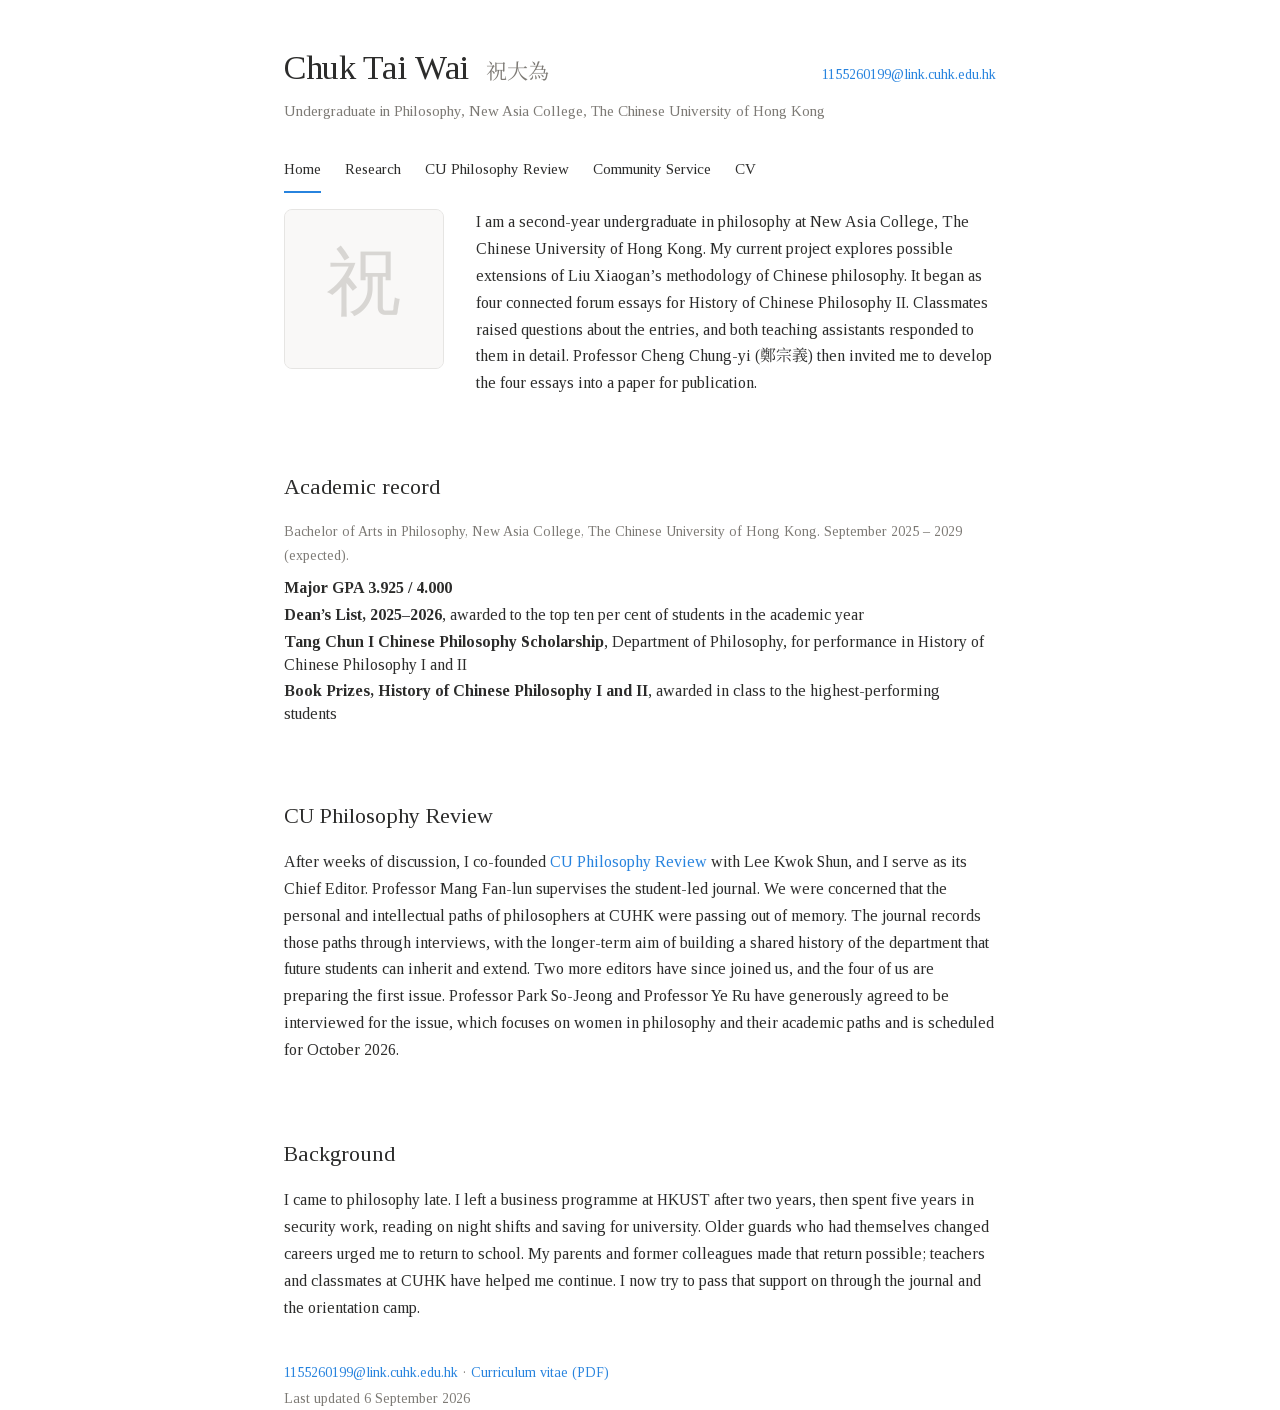
<file: index.html>
<!DOCTYPE html>
<html lang="en">
<head>
<meta charset="utf-8">
<meta name="viewport" content="width=device-width, initial-scale=1">
<title>Chuk Tai Wai | Philosophy, CUHK</title>
<meta name="description" content="Chuk Tai Wai is a second-year philosophy undergraduate at CUHK, co-founder and Chief Editor of CU Philosophy Review.">
<link rel="icon" href="favicon.svg" type="image/svg+xml">
<link rel="stylesheet" href="style.css">
<link rel="canonical" href="https://chuktaiwai.com/">
<meta property="og:type" content="website">
<meta property="og:title" content="Chuk Tai Wai | Philosophy, CUHK">
<meta property="og:description" content="Philosophy undergraduate at CUHK; current work, academic record, and CU Philosophy Review.">
<meta property="og:url" content="https://chuktaiwai.com/">
<meta name="twitter:card" content="summary">
<script type="application/ld+json">
{
  "@context": "https://schema.org",
  "@type": "Person",
  "name": "Chuk Tai Wai",
  "alternateName": ["祝大為"],
  "url": "https://chuktaiwai.com/",
  "email": "mailto:1155260199@link.cuhk.edu.hk",
  "jobTitle": "Undergraduate student in philosophy",
  "affiliation": {
    "@type": "CollegeOrUniversity",
    "name": "The Chinese University of Hong Kong"
  }
}
</script>
</head>
<body>

<header class="masthead">
  <div class="wrap">
    <div class="masthead-row">
      <h1 class="name">Chuk Tai Wai <span class="zh">祝大為</span></h1>
      <div class="masthead-contact"><a href="mailto:1155260199@link.cuhk.edu.hk">1155260199@link.cuhk.edu.hk</a></div>
    </div>
    <p class="role">Undergraduate in Philosophy, New Asia College, The Chinese University of Hong Kong</p>
    <nav class="menu" aria-label="Main">
      <a href="index.html" aria-current="page">Home</a>
      <a href="research.html">Research</a>
      <a href="review.html">CU Philosophy Review</a>
      <a href="service.html">Community Service</a>
      <a href="files/Chuk-Tai-Wai-CV.pdf">CV</a>
    </nav>
  </div>
</header>

<main class="wrap">

  <section>
    <div class="bio">
      <!-- EDIT: replace images/portrait.svg with a real headshot, e.g. images/portrait.jpg -->
      <img src="images/portrait.svg" alt="Chuk Tai Wai" width="160" height="160">
      <div class="bio-text">
        <p class="lead">I am a second-year undergraduate in philosophy at New Asia College, The Chinese University of Hong Kong. My current project explores possible extensions of Liu Xiaogan&rsquo;s methodology of Chinese philosophy. It began as four connected forum essays for History of Chinese Philosophy II. Classmates raised questions about the entries, and both teaching assistants responded to them in detail. Professor Cheng Chung-yi (鄭宗義) then invited me to develop the four essays into a paper for publication.</p>
      </div>
    </div>
  </section>

  <section class="academic-record">
    <h2>Academic record</h2>
    <p class="meta">Bachelor of Arts in Philosophy, New Asia College, The Chinese University of Hong Kong. September 2025 &ndash; 2029 (expected).</p>
    <ul class="plain">
      <li><span class="item-title">Major GPA 3.925 / 4.000</span></li>
      <li><span class="item-title">Dean&rsquo;s List, 2025&ndash;2026</span>, awarded to the top ten per cent of students in the academic year</li>
      <li><span class="item-title">Tang Chun I Chinese Philosophy Scholarship</span>, Department of Philosophy, for performance in History of Chinese Philosophy I and II</li>
      <li><span class="item-title">Book Prizes, History of Chinese Philosophy I and II</span>, awarded in class to the highest-performing students</li>
    </ul>
  </section>

  <section>
    <h2>CU Philosophy Review</h2>
    <p>After weeks of discussion, I co-founded <a href="review.html">CU Philosophy Review</a> with Lee Kwok Shun, and I serve as its Chief Editor. Professor Mang Fan-lun supervises the student-led journal. We were concerned that the personal and intellectual paths of philosophers at CUHK were passing out of memory. The journal records those paths through interviews, with the longer-term aim of building a shared history of the department that future students can inherit and extend. Two more editors have since joined us, and the four of us are preparing the first issue. Professor Park So-Jeong and Professor Ye Ru have generously agreed to be interviewed for the issue, which focuses on women in philosophy and their academic paths and is scheduled for October 2026.</p>
  </section>

  <section>
    <h2>Background</h2>
    <p>I came to philosophy late. I left a business programme at HKUST after two years, then spent five years in security work, reading on night shifts and saving for university. Older guards who had themselves changed careers urged me to return to school. My parents and former colleagues made that return possible; teachers and classmates at CUHK have helped me continue. I now try to pass that support on through the journal and the orientation camp.</p>
  </section>

</main>

<footer class="wrap">
  <p><a href="mailto:1155260199@link.cuhk.edu.hk">1155260199@link.cuhk.edu.hk</a> &middot; <a href="files/Chuk-Tai-Wai-CV.pdf">Curriculum vitae (PDF)</a></p>
  <!-- EDIT: change this date whenever you update the site. -->
  <p>Last updated 6 September 2026</p>
</footer>

</body>
</html>
</file>
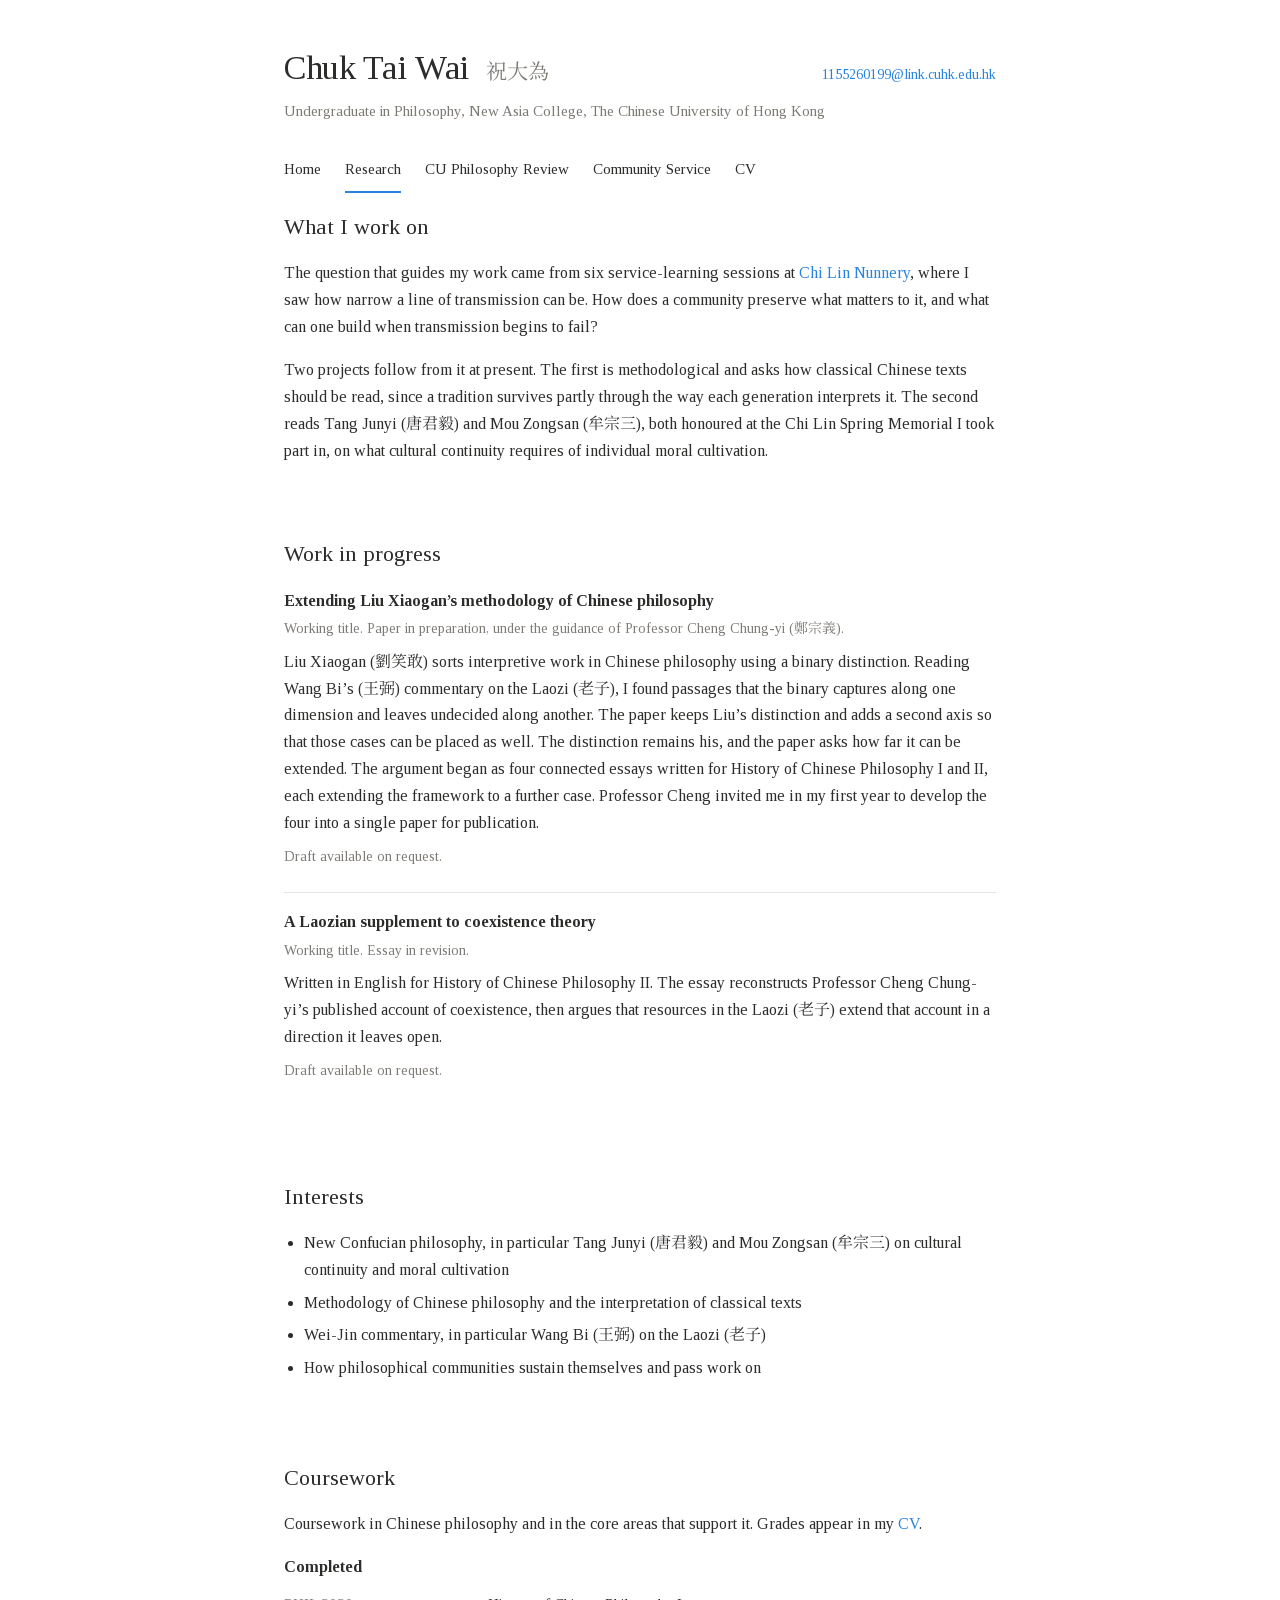
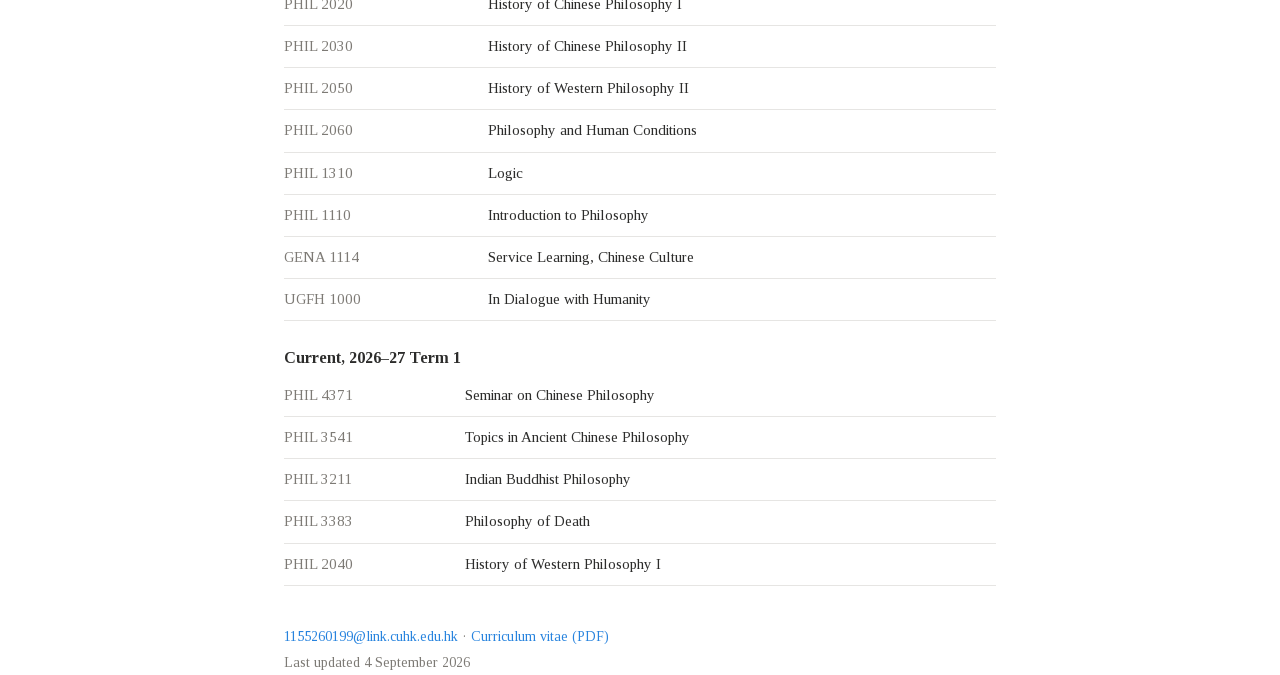
<file: research.html>
<!DOCTYPE html>
<html lang="en">
<head>
<meta charset="utf-8">
<meta name="viewport" content="width=device-width, initial-scale=1">
<title>Research | Chuk Tai Wai</title>
<meta name="description" content="Work in progress by Chuk Tai Wai: the methodology of Chinese philosophy, Wang Bi on the Laozi, and a Laozian supplement to coexistence theory.">
<link rel="icon" href="favicon.svg" type="image/svg+xml">
<link rel="stylesheet" href="style.css">
<link rel="canonical" href="https://chuktaiwai.com/research.html">
<meta property="og:type" content="website">
<meta property="og:title" content="Research | Chuk Tai Wai">
<meta property="og:description" content="Methodology of Chinese philosophy, Wang Bi on the Laozi, and New Confucian accounts of cultural continuity.">
<meta property="og:url" content="https://chuktaiwai.com/research.html">
<meta name="twitter:card" content="summary">
</head>
<body>

<header class="masthead">
  <div class="wrap">
    <div class="masthead-row">
      <h1 class="name">Chuk Tai Wai <span class="zh">祝大為</span></h1>
      <div class="masthead-contact"><a href="mailto:1155260199@link.cuhk.edu.hk">1155260199@link.cuhk.edu.hk</a></div>
    </div>
    <p class="role">Undergraduate in Philosophy, New Asia College, The Chinese University of Hong Kong</p>
    <nav class="menu" aria-label="Main">
      <a href="index.html">Home</a>
      <a href="research.html" aria-current="page">Research</a>
      <a href="review.html">CU Philosophy Review</a>
      <a href="service.html">Community Service</a>
      <a href="files/Chuk-Tai-Wai-CV.pdf">CV</a>
    </nav>
  </div>
</header>

<main class="wrap">

  <section>
    <h2>What I work on</h2>
    <p class="lead">The question that guides my work came from six service-learning sessions at <a href="service.html">Chi Lin Nunnery</a>, where I saw how narrow a line of transmission can be. How does a community preserve what matters to it, and what can one build when transmission begins to fail?</p>
    <p>Two projects follow from it at present. The first is methodological and asks how classical Chinese texts should be read, since a tradition survives partly through the way each generation interprets it. The second reads Tang Junyi (唐君毅) and Mou Zongsan (牟宗三), both honoured at the Chi Lin Spring Memorial I took part in, on what cultural continuity requires of individual moral cultivation.</p>
  </section>

  <section>
    <h2>Work in progress</h2>

    <!-- EDIT: add a new entry by copying one <div class="entry"> ... </div> block below. -->
    <div class="entry">
      <h3>Extending Liu Xiaogan&rsquo;s methodology of Chinese philosophy</h3>
      <p class="meta">Working title. Paper in preparation, under the guidance of Professor Cheng Chung-yi (鄭宗義).</p>
      <p>Liu Xiaogan (劉笑敢) sorts interpretive work in Chinese philosophy using a binary distinction. Reading Wang Bi&rsquo;s (王弼) commentary on the Laozi (老子), I found passages that the binary captures along one dimension and leaves undecided along another. The paper keeps Liu&rsquo;s distinction and adds a second axis so that those cases can be placed as well. The distinction remains his, and the paper asks how far it can be extended. The argument began as four connected essays written for History of Chinese Philosophy I and II, each extending the framework to a further case. Professor Cheng invited me in my first year to develop the four into a single paper for publication.</p>
      <p class="item-note">Draft available on request.</p>
    </div>

    <div class="entry">
      <h3>A Laozian supplement to coexistence theory</h3>
      <p class="meta">Working title. Essay in revision.</p>
      <p>Written in English for History of Chinese Philosophy II. The essay reconstructs Professor Cheng Chung-yi&rsquo;s published account of coexistence, then argues that resources in the Laozi (老子) extend that account in a direction it leaves open.</p>
      <p class="item-note">Draft available on request.</p>
    </div>
  </section>

  <section>
    <h2>Interests</h2>
    <ul class="compact">
      <li>New Confucian philosophy, in particular Tang Junyi (唐君毅) and Mou Zongsan (牟宗三) on cultural continuity and moral cultivation</li>
      <li>Methodology of Chinese philosophy and the interpretation of classical texts</li>
      <li>Wei-Jin commentary, in particular Wang Bi (王弼) on the Laozi (老子)</li>
      <li>How philosophical communities sustain themselves and pass work on</li>
    </ul>
  </section>

  <section>
    <h2>Coursework</h2>
    <p>Coursework in Chinese philosophy and in the core areas that support it. Grades appear in my <a href="files/Chuk-Tai-Wai-CV.pdf">CV</a>.</p>
    <h3>Completed</h3>
    <table>
      <tbody>
        <tr><td class="code">PHIL 2020</td><td>History of Chinese Philosophy I</td></tr>
        <tr><td class="code">PHIL 2030</td><td>History of Chinese Philosophy II</td></tr>
        <tr><td class="code">PHIL 2050</td><td>History of Western Philosophy II</td></tr>
        <tr><td class="code">PHIL 2060</td><td>Philosophy and Human Conditions</td></tr>
        <tr><td class="code">PHIL 1310</td><td>Logic</td></tr>
        <tr><td class="code">PHIL 1110</td><td>Introduction to Philosophy</td></tr>
        <tr><td class="code">GENA 1114</td><td>Service Learning, Chinese Culture</td></tr>
        <tr><td class="code">UGFH 1000</td><td>In Dialogue with Humanity</td></tr>
      </tbody>
    </table>
    <h3>Current, 2026&ndash;27 Term 1</h3>
    <table>
      <tbody>
        <tr><td class="code">PHIL 4371</td><td>Seminar on Chinese Philosophy</td></tr>
        <tr><td class="code">PHIL 3541</td><td>Topics in Ancient Chinese Philosophy</td></tr>
        <tr><td class="code">PHIL 3211</td><td>Indian Buddhist Philosophy</td></tr>
        <tr><td class="code">PHIL 3383</td><td>Philosophy of Death</td></tr>
        <tr><td class="code">PHIL 2040</td><td>History of Western Philosophy I</td></tr>
      </tbody>
    </table>
  </section>

</main>

<footer class="wrap">
  <p><a href="mailto:1155260199@link.cuhk.edu.hk">1155260199@link.cuhk.edu.hk</a> &middot; <a href="files/Chuk-Tai-Wai-CV.pdf">Curriculum vitae (PDF)</a></p>
  <p>Last updated 4 September 2026</p>
</footer>

</body>
</html>
</file>
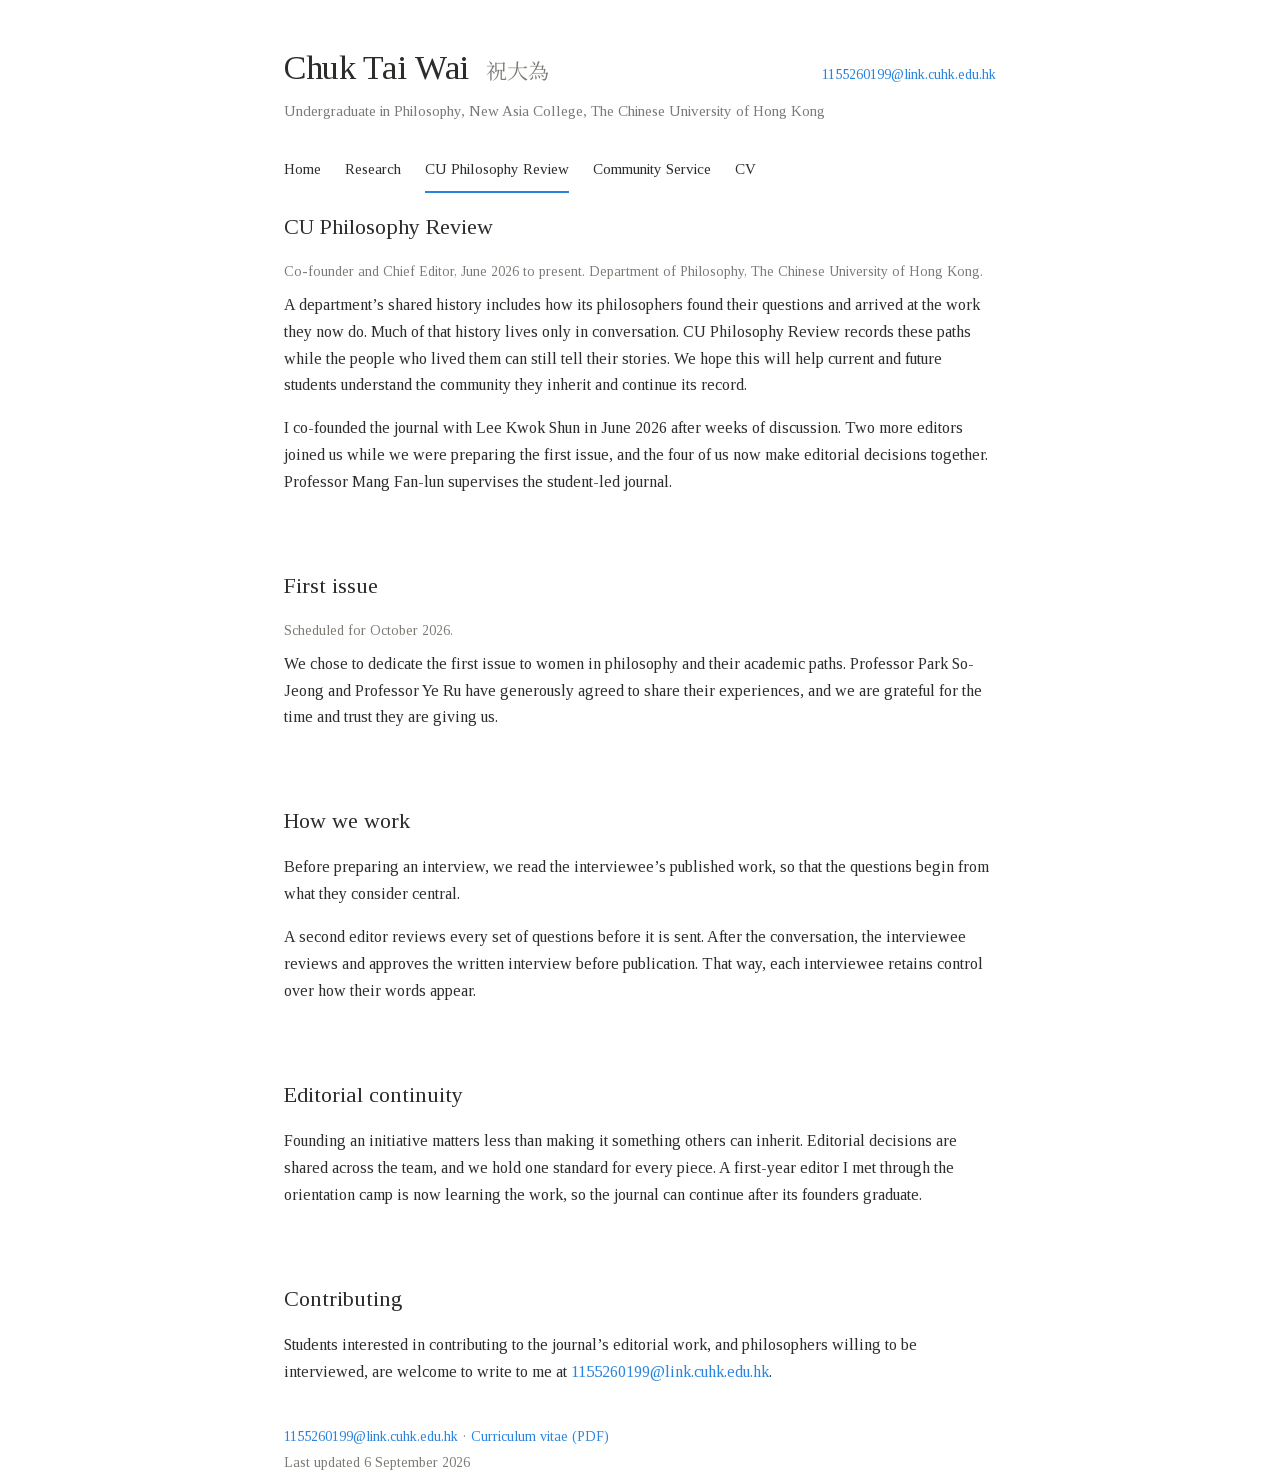
<file: review.html>
<!DOCTYPE html>
<html lang="en">
<head>
<meta charset="utf-8">
<meta name="viewport" content="width=device-width, initial-scale=1">
<title>CU Philosophy Review | Chuk Tai Wai</title>
<meta name="description" content="CU Philosophy Review is a student-led project to build a shared history of the CUHK Philosophy Department.">
<link rel="icon" href="favicon.svg" type="image/svg+xml">
<link rel="stylesheet" href="style.css">
<link rel="canonical" href="https://chuktaiwai.com/review.html">
<meta property="og:type" content="website">
<meta property="og:title" content="CU Philosophy Review | Chuk Tai Wai">
<meta property="og:description" content="A student-led archive of the personal and intellectual paths within the CUHK Philosophy Department.">
<meta property="og:url" content="https://chuktaiwai.com/review.html">
<meta name="twitter:card" content="summary">
</head>
<body>

<header class="masthead">
  <div class="wrap">
    <div class="masthead-row">
      <h1 class="name">Chuk Tai Wai <span class="zh">祝大為</span></h1>
      <div class="masthead-contact"><a href="mailto:1155260199@link.cuhk.edu.hk">1155260199@link.cuhk.edu.hk</a></div>
    </div>
    <p class="role">Undergraduate in Philosophy, New Asia College, The Chinese University of Hong Kong</p>
    <nav class="menu" aria-label="Main">
      <a href="index.html">Home</a>
      <a href="research.html">Research</a>
      <a href="review.html" aria-current="page">CU Philosophy Review</a>
      <a href="service.html">Community Service</a>
      <a href="files/Chuk-Tai-Wai-CV.pdf">CV</a>
    </nav>
  </div>
</header>

<main class="wrap">

  <section>
    <h2>CU Philosophy Review</h2>
    <p class="meta">Co-founder and Chief Editor, June 2026 to present. Department of Philosophy, The Chinese University of Hong Kong.</p>
    <p class="lead">A department&rsquo;s shared history includes how its philosophers found their questions and arrived at the work they now do. Much of that history lives only in conversation. CU Philosophy Review records these paths while the people who lived them can still tell their stories. We hope this will help current and future students understand the community they inherit and continue its record.</p>
    <p>I co-founded the journal with Lee Kwok Shun in June 2026 after weeks of discussion. Two more editors joined us while we were preparing the first issue, and the four of us now make editorial decisions together. Professor Mang Fan-lun supervises the student-led journal.</p>
  </section>

  <section>
    <h2>First issue</h2>
    <p class="meta">Scheduled for October 2026.</p>
    <p>We chose to dedicate the first issue to women in philosophy and their academic paths. Professor Park So-Jeong and Professor Ye Ru have generously agreed to share their experiences, and we are grateful for the time and trust they are giving us.</p>
  </section>

  <section>
    <h2>How we work</h2>
    <p>Before preparing an interview, we read the interviewee&rsquo;s published work, so that the questions begin from what they consider central.</p>
    <p>A second editor reviews every set of questions before it is sent. After the conversation, the interviewee reviews and approves the written interview before publication. That way, each interviewee retains control over how their words appear.</p>
  </section>

  <section>
    <h2>Editorial continuity</h2>
    <p>Founding an initiative matters less than making it something others can inherit. Editorial decisions are shared across the team, and we hold one standard for every piece. A first-year editor I met through the orientation camp is now learning the work, so the journal can continue after its founders graduate.</p>
  </section>

  <section>
    <h2>Contributing</h2>
    <p>Students interested in contributing to the journal&rsquo;s editorial work, and philosophers willing to be interviewed, are welcome to write to me at <a href="mailto:1155260199@link.cuhk.edu.hk">1155260199@link.cuhk.edu.hk</a>.</p>
  </section>

</main>

<footer class="wrap">
  <p><a href="mailto:1155260199@link.cuhk.edu.hk">1155260199@link.cuhk.edu.hk</a> &middot; <a href="files/Chuk-Tai-Wai-CV.pdf">Curriculum vitae (PDF)</a></p>
  <!-- EDIT: change this date whenever you update the site. -->
  <p>Last updated 6 September 2026</p>
</footer>

</body>
</html>
</file>
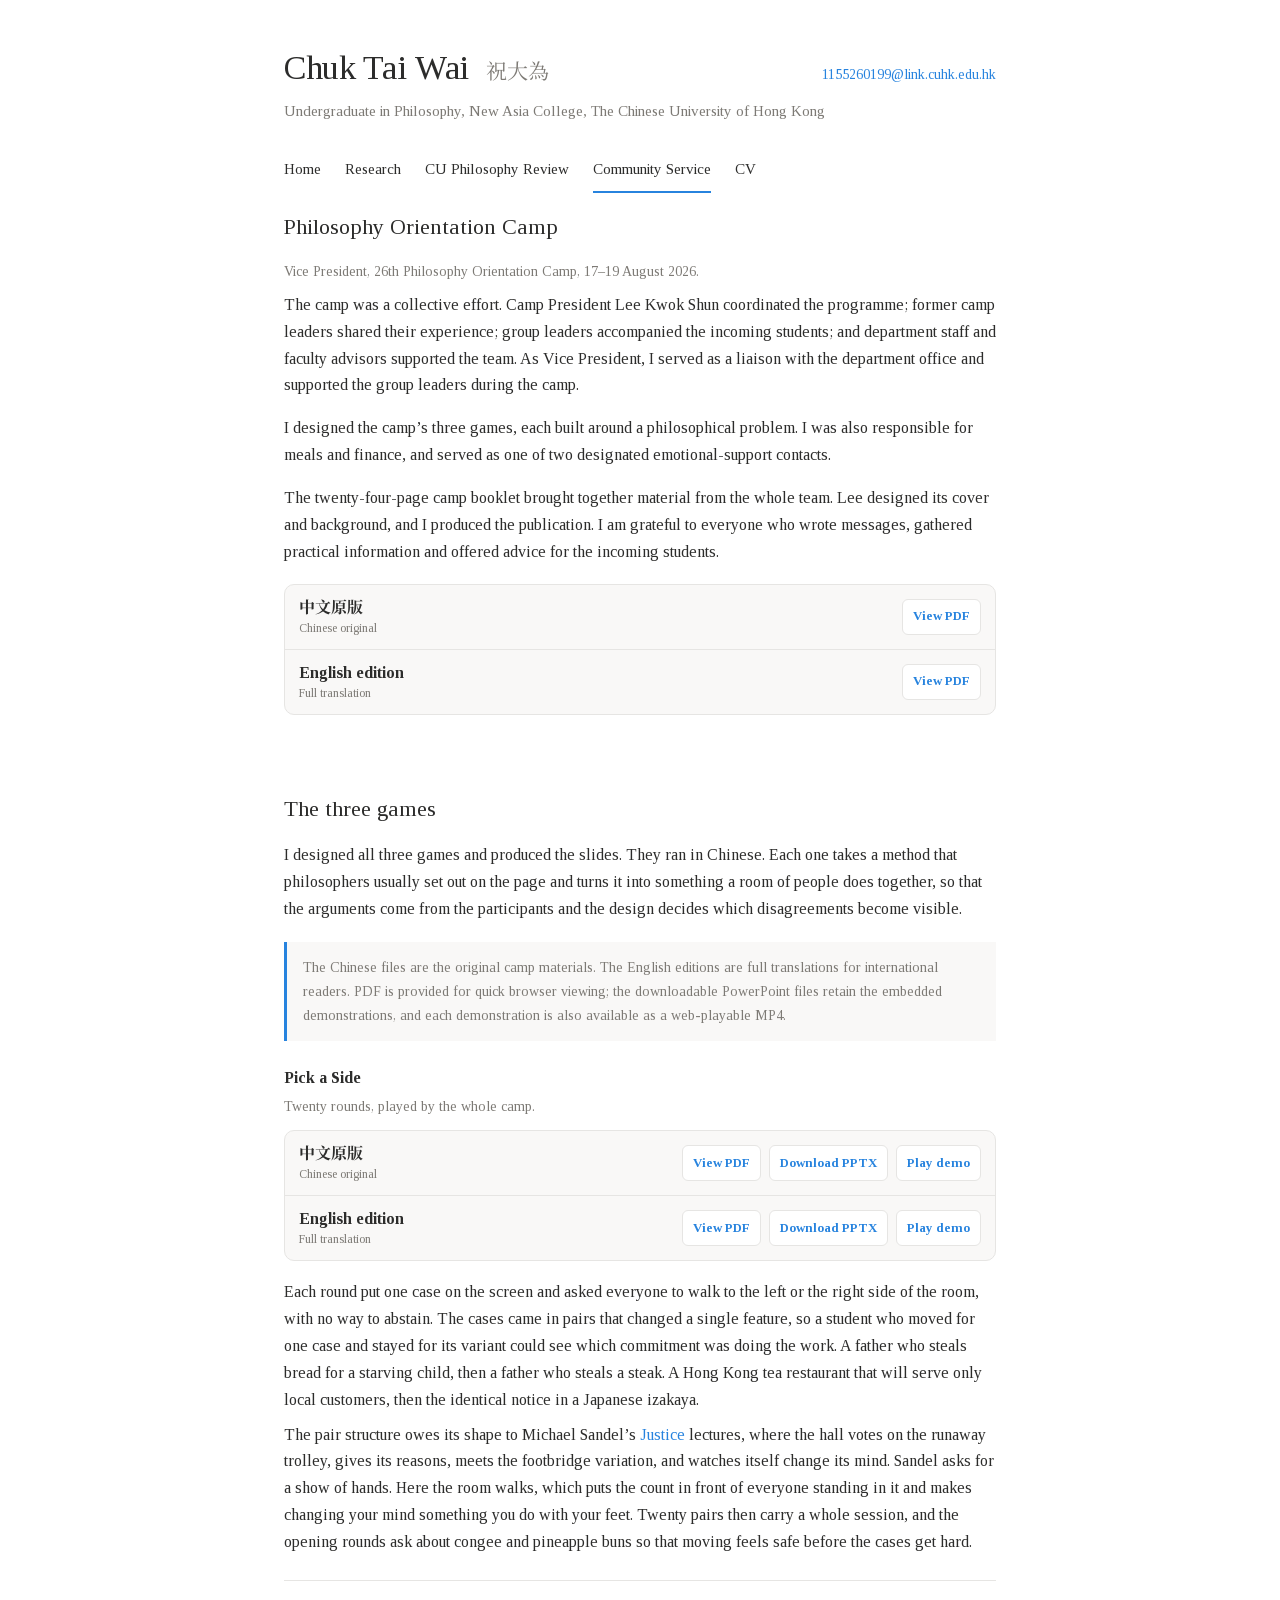
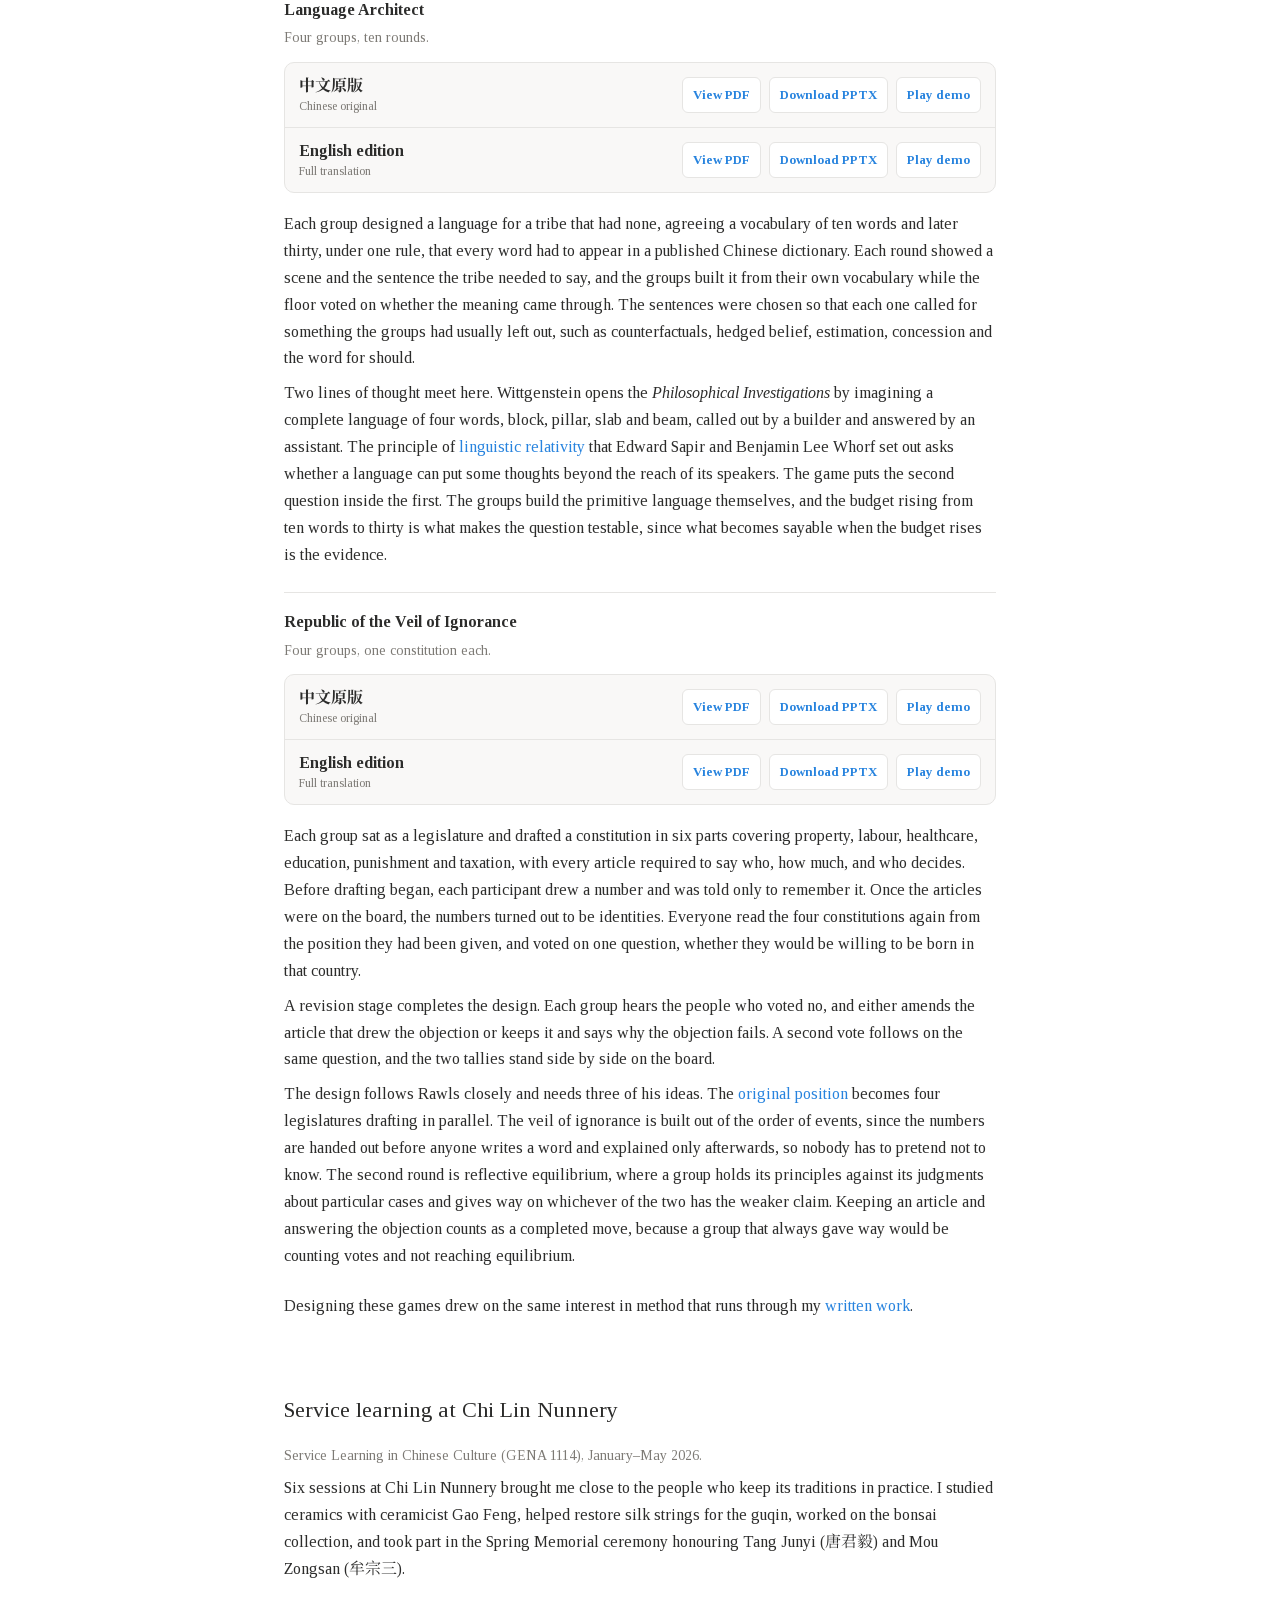
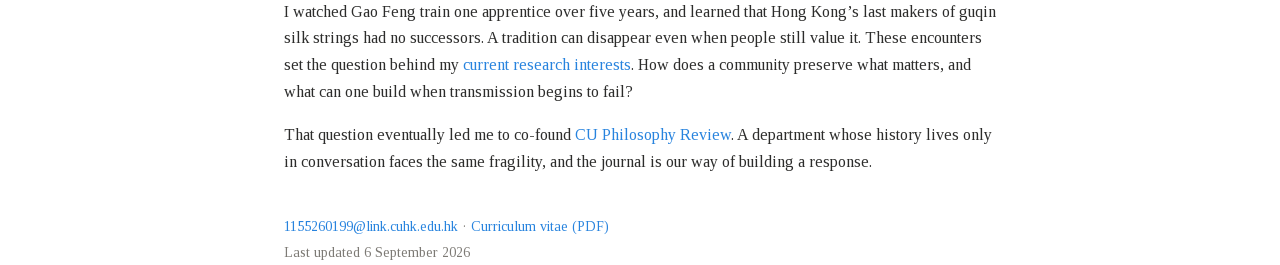
<file: service.html>
<!DOCTYPE html>
<html lang="en">
<head>
<meta charset="utf-8">
<meta name="viewport" content="width=device-width, initial-scale=1">
<title>Community Service | Chuk Tai Wai</title>
<meta name="description" content="Service by Chuk Tai Wai through the CUHK Philosophy Orientation Camp and Chi Lin Nunnery, with bilingual slides, camp booklet and playable demonstrations for three philosophy games.">
<link rel="icon" href="favicon.svg" type="image/svg+xml">
<link rel="stylesheet" href="style.css">
<link rel="canonical" href="https://chuktaiwai.com/service.html">
<meta property="og:type" content="website">
<meta property="og:title" content="Community Service | Chuk Tai Wai">
<meta property="og:description" content="The 26th Philosophy Orientation Camp, three philosophy games, and service learning at Chi Lin Nunnery.">
<meta property="og:url" content="https://chuktaiwai.com/service.html">
<meta name="twitter:card" content="summary">
</head>
<body>

<header class="masthead">
  <div class="wrap">
    <div class="masthead-row">
      <h1 class="name">Chuk Tai Wai <span class="zh">祝大為</span></h1>
      <div class="masthead-contact"><a href="mailto:1155260199@link.cuhk.edu.hk">1155260199@link.cuhk.edu.hk</a></div>
    </div>
    <p class="role">Undergraduate in Philosophy, New Asia College, The Chinese University of Hong Kong</p>
    <nav class="menu" aria-label="Main">
      <a href="index.html">Home</a>
      <a href="research.html">Research</a>
      <a href="review.html">CU Philosophy Review</a>
      <a href="service.html" aria-current="page">Community Service</a>
      <a href="files/Chuk-Tai-Wai-CV.pdf">CV</a>
    </nav>
  </div>
</header>

<main class="wrap">

  <section>
    <h2>Philosophy Orientation Camp</h2>
    <p class="meta">Vice President, 26th Philosophy Orientation Camp, 17&ndash;19 August 2026.</p>
    <p class="lead">The camp was a collective effort. Camp President Lee Kwok Shun coordinated the programme; former camp leaders shared their experience; group leaders accompanied the incoming students; and department staff and faculty advisors supported the team. As Vice President, I served as a liaison with the department office and supported the group leaders during the camp.</p>
    <p>I designed the camp&rsquo;s three games, each built around a philosophical problem. I was also responsible for meals and finance, and served as one of two designated emotional-support contacts.</p>
    <p>The twenty-four-page camp booklet brought together material from the whole team. Lee designed its cover and background, and I produced the publication. I am grateful to everyone who wrote messages, gathered practical information and offered advice for the incoming students.</p>
    <div class="resource-panel" aria-label="Camp booklet downloads">
      <div class="resource-row">
        <div class="resource-language"><span lang="zh-Hant">中文原版</span><small>Chinese original</small></div>
        <div class="resource-actions"><a href="files/camp-book.pdf" target="_blank" rel="noopener">View PDF</a></div>
      </div>
      <div class="resource-row">
        <div class="resource-language"><span>English edition</span><small>Full translation</small></div>
        <div class="resource-actions"><a href="files/camp-book-en.pdf" target="_blank" rel="noopener">View PDF</a></div>
      </div>
    </div>
  </section>

  <section>
    <h2>The three games</h2>
    <p class="lead">I designed all three games and produced the slides. They ran in Chinese. Each one takes a method that philosophers usually set out on the page and turns it into something a room of people does together, so that the arguments come from the participants and the design decides which disagreements become visible.</p>
    <p class="resource-note">The Chinese files are the original camp materials. The English editions are full translations for international readers. PDF is provided for quick browser viewing; the downloadable PowerPoint files retain the embedded demonstrations, and each demonstration is also available as a web-playable MP4.</p>

    <div class="entry">
      <h3>Pick a Side</h3>
      <p class="meta">Twenty rounds, played by the whole camp.</p>
      <div class="resource-panel compact" aria-label="Pick a Side resources">
        <div class="resource-row"><div class="resource-language"><span lang="zh-Hant">中文原版</span><small>Chinese original</small></div><div class="resource-actions"><a href="files/pick-a-side.pdf" target="_blank" rel="noopener">View PDF</a><a href="files/pick-a-side.pptx" download>Download PPTX</a><a href="files/pick-a-side-demo-zh.mp4" target="_blank" rel="noopener">Play demo</a></div></div>
        <div class="resource-row"><div class="resource-language"><span>English edition</span><small>Full translation</small></div><div class="resource-actions"><a href="files/pick-a-side-en.pdf" target="_blank" rel="noopener">View PDF</a><a href="files/pick-a-side-en.pptx" download>Download PPTX</a><a href="files/pick-a-side-demo-en.mp4" target="_blank" rel="noopener">Play demo</a></div></div>
      </div>
      <p>Each round put one case on the screen and asked everyone to walk to the left or the right side of the room, with no way to abstain. The cases came in pairs that changed a single feature, so a student who moved for one case and stayed for its variant could see which commitment was doing the work. A father who steals bread for a starving child, then a father who steals a steak. A Hong Kong tea restaurant that will serve only local customers, then the identical notice in a Japanese izakaya.</p>
      <p>The pair structure owes its shape to Michael Sandel&rsquo;s <a href="https://sandel.scholars.harvard.edu/justice">Justice</a> lectures, where the hall votes on the runaway trolley, gives its reasons, meets the footbridge variation, and watches itself change its mind. Sandel asks for a show of hands. Here the room walks, which puts the count in front of everyone standing in it and makes changing your mind something you do with your feet. Twenty pairs then carry a whole session, and the opening rounds ask about congee and pineapple buns so that moving feels safe before the cases get hard.</p>
    </div>

    <div class="entry">
      <h3>Language Architect</h3>
      <p class="meta">Four groups, ten rounds.</p>
      <div class="resource-panel compact" aria-label="Language Architect resources">
        <div class="resource-row"><div class="resource-language"><span lang="zh-Hant">中文原版</span><small>Chinese original</small></div><div class="resource-actions"><a href="files/language-architect.pdf" target="_blank" rel="noopener">View PDF</a><a href="files/language-architect.pptx" download>Download PPTX</a><a href="files/language-architect-demo-zh.mp4" target="_blank" rel="noopener">Play demo</a></div></div>
        <div class="resource-row"><div class="resource-language"><span>English edition</span><small>Full translation</small></div><div class="resource-actions"><a href="files/language-architect-en.pdf" target="_blank" rel="noopener">View PDF</a><a href="files/language-architect-en.pptx" download>Download PPTX</a><a href="files/language-architect-demo-en.mp4" target="_blank" rel="noopener">Play demo</a></div></div>
      </div>
      <p>Each group designed a language for a tribe that had none, agreeing a vocabulary of ten words and later thirty, under one rule, that every word had to appear in a published Chinese dictionary. Each round showed a scene and the sentence the tribe needed to say, and the groups built it from their own vocabulary while the floor voted on whether the meaning came through. The sentences were chosen so that each one called for something the groups had usually left out, such as counterfactuals, hedged belief, estimation, concession and the word for should.</p>
      <p>Two lines of thought meet here. Wittgenstein opens the <i>Philosophical Investigations</i> by imagining a complete language of four words, block, pillar, slab and beam, called out by a builder and answered by an assistant. The principle of <a href="https://plato.stanford.edu/entries/linguistics/whorfianism.html">linguistic relativity</a> that Edward Sapir and Benjamin Lee Whorf set out asks whether a language can put some thoughts beyond the reach of its speakers. The game puts the second question inside the first. The groups build the primitive language themselves, and the budget rising from ten words to thirty is what makes the question testable, since what becomes sayable when the budget rises is the evidence.</p>
    </div>

    <div class="entry">
      <h3>Republic of the Veil of Ignorance</h3>
      <p class="meta">Four groups, one constitution each.</p>
      <div class="resource-panel compact" aria-label="Republic of the Veil of Ignorance resources">
        <div class="resource-row"><div class="resource-language"><span lang="zh-Hant">中文原版</span><small>Chinese original</small></div><div class="resource-actions"><a href="files/veil-of-ignorance-republic.pdf" target="_blank" rel="noopener">View PDF</a><a href="files/republic-of-the-veil-of-ignorance.pptx" download>Download PPTX</a><a href="files/republic-of-the-veil-of-ignorance-demo-zh.mp4" target="_blank" rel="noopener">Play demo</a></div></div>
        <div class="resource-row"><div class="resource-language"><span>English edition</span><small>Full translation</small></div><div class="resource-actions"><a href="files/republic-of-the-veil-of-ignorance-en.pdf" target="_blank" rel="noopener">View PDF</a><a href="files/republic-of-the-veil-of-ignorance-en.pptx" download>Download PPTX</a><a href="files/republic-of-the-veil-of-ignorance-demo-en.mp4" target="_blank" rel="noopener">Play demo</a></div></div>
      </div>
      <p>Each group sat as a legislature and drafted a constitution in six parts covering property, labour, healthcare, education, punishment and taxation, with every article required to say who, how much, and who decides. Before drafting began, each participant drew a number and was told only to remember it. Once the articles were on the board, the numbers turned out to be identities. Everyone read the four constitutions again from the position they had been given, and voted on one question, whether they would be willing to be born in that country.</p>
      <p>A revision stage completes the design. Each group hears the people who voted no, and either amends the article that drew the objection or keeps it and says why the objection fails. A second vote follows on the same question, and the two tallies stand side by side on the board.</p>
      <p>The design follows Rawls closely and needs three of his ideas. The <a href="https://plato.stanford.edu/entries/original-position/">original position</a> becomes four legislatures drafting in parallel. The veil of ignorance is built out of the order of events, since the numbers are handed out before anyone writes a word and explained only afterwards, so nobody has to pretend not to know. The second round is reflective equilibrium, where a group holds its principles against its judgments about particular cases and gives way on whichever of the two has the weaker claim. Keeping an article and answering the objection counts as a completed move, because a group that always gave way would be counting votes and not reaching equilibrium.</p>
    </div>

    <p>Designing these games drew on the same interest in method that runs through my <a href="research.html">written work</a>.</p>
  </section>

  <section>
    <h2>Service learning at Chi Lin Nunnery</h2>
    <p class="meta">Service Learning in Chinese Culture (GENA 1114), January&ndash;May 2026.</p>
    <p>Six sessions at Chi Lin Nunnery brought me close to the people who keep its traditions in practice. I studied ceramics with ceramicist Gao Feng, helped restore silk strings for the guqin, worked on the bonsai collection, and took part in the Spring Memorial ceremony honouring Tang Junyi (唐君毅) and Mou Zongsan (牟宗三).</p>
    <p>I watched Gao Feng train one apprentice over five years, and learned that Hong Kong&rsquo;s last makers of guqin silk strings had no successors. A tradition can disappear even when people still value it. These encounters set the question behind my <a href="research.html">current research interests</a>. How does a community preserve what matters, and what can one build when transmission begins to fail?</p>
    <p>That question eventually led me to co-found <a href="review.html">CU Philosophy Review</a>. A department whose history lives only in conversation faces the same fragility, and the journal is our way of building a response.</p>
  </section>

</main>

<footer class="wrap">
  <p><a href="mailto:1155260199@link.cuhk.edu.hk">1155260199@link.cuhk.edu.hk</a> &middot; <a href="files/Chuk-Tai-Wai-CV.pdf">Curriculum vitae (PDF)</a></p>
  <!-- EDIT: change this date whenever you update the site. -->
  <p>Last updated 6 September 2026</p>
</footer>

</body>
</html>
</file>
<file: style.css>
@font-face {
  font-family: "Campbook Latin";
  src: url("fonts/campbook-latin-regular.woff") format("woff");
  font-weight: 400;
  font-style: normal;
  font-display: swap;
}

@font-face {
  font-family: "Campbook Latin";
  src: url("fonts/campbook-latin-bold.woff") format("woff");
  font-weight: 700;
  font-style: normal;
  font-display: swap;
}

@font-face {
  font-family: "Campbook Latin";
  src: url("fonts/campbook-latin-italic.woff") format("woff");
  font-weight: 400;
  font-style: italic;
  font-display: swap;
}

@font-face {
  font-family: "Campbook CJK";
  src: url("fonts/noto-serif-tc-regular.woff") format("woff");
  font-weight: 400;
  font-style: normal;
  font-display: swap;
}

@font-face {
  font-family: "Campbook CJK";
  src: url("fonts/noto-serif-tc-bold.woff") format("woff");
  font-weight: 700;
  font-style: normal;
  font-display: swap;
}

:root {
  --reading-font: "Campbook Latin", "Campbook CJK", "Iowan Old Style", "Palatino Linotype", Georgia, "Times New Roman", serif;
  --text: #2C2C2B;
  --muted: #7D7A75;
  --canvas: #FFFFFF;
  --soft: #F9F8F7;
  --border: #E6E5E3;
  --accent: #2783DE;
  --maxw: 760px;
}

@media (prefers-color-scheme: dark) {
  :root {
    --text: #FFFFFF;
    --muted: rgba(255,255,255,0.65);
    --canvas: #191919;
    --soft: #202020;
    --border: rgba(255,255,255,0.20);
    --accent: #5E9FE8;
  }
}

* { box-sizing: border-box; }

html { -webkit-text-size-adjust: 100%; }

button, input, select, textarea { font: inherit; }

body {
  margin: 0;
  background: var(--canvas);
  color: var(--text);
  font-family: var(--reading-font);
  font-size: 16px;
  line-height: 1.6;
  -webkit-font-smoothing: antialiased;
}

.wrap {
  max-width: var(--maxw);
  margin: 0 auto;
  padding: 0 24px;
}

a { color: var(--accent); text-decoration: none; }
a:hover { text-decoration: underline; }
a:focus-visible { outline: 2px solid var(--accent); outline-offset: 2px; border-radius: 2px; }

/* Header */

.masthead { padding: 48px 0 0; }

.masthead-row {
  display: flex;
  flex-wrap: wrap;
  align-items: baseline;
  justify-content: space-between;
  gap: 8px 24px;
}

.name {
  font-family: var(--reading-font);
  font-size: 34px;
  line-height: 1.15;
  font-weight: 400;
  letter-spacing: -0.01em;
  margin: 0;
}

.name .zh {
  font-size: 0.62em;
  color: var(--muted);
  margin-left: 8px;
  letter-spacing: 0.02em;
  display: inline-block;
  white-space: nowrap;
}

.masthead-contact {
  font-size: 14px;
  color: var(--muted);
}

.role {
  margin: 12px 0 0;
  color: var(--muted);
  font-size: 15px;
}

/* Navigation */

nav.menu {
  margin-top: 24px;
  padding-bottom: 16px;
  border-bottom: 0;
  display: flex;
  flex-wrap: wrap;
  gap: 8px 24px;
  font-size: 15px;
}

nav.menu a {
  color: var(--text);
  padding: 10px 0;
  min-height: 44px;
  display: inline-flex;
  align-items: center;
  border-bottom: 2px solid transparent;
}

nav.menu a:hover { text-decoration: none; border-bottom-color: var(--border); }
nav.menu a[aria-current="page"] { border-bottom-color: var(--accent); }

/* Sections */

main { padding: 40px 0 0; }

section { padding: 0 0 40px; }
section + section { border-top: 0; padding-top: 32px; }

h2 {
  font-family: var(--reading-font);
  font-size: 22px;
  font-weight: 400;
  margin: 0 0 16px;
}

h3 {
  font-family: var(--reading-font);
  font-size: 16px;
  font-weight: 600;
  margin: 24px 0 4px;
}

h3:first-of-type { margin-top: 0; }

p { margin: 0 0 16px; }
p:last-child { margin-bottom: 0; }

main p,
main li,
main td {
  font-family: var(--reading-font);
  line-height: 1.68;
}

.lead { font-size: inherit; }

.meta { color: var(--muted); font-size: 14px; margin: 0 0 8px; }

/* Bio row */

.bio {
  display: flex;
  gap: 32px;
  align-items: flex-start;
}

.bio img {
  width: 160px;
  height: 160px;
  border-radius: 8px;
  border: 1px solid var(--border);
  background: var(--soft);
  flex: 0 0 auto;
}

.bio-text { flex: 1 1 auto; min-width: 0; }

@media (max-width: 560px) {
  .bio { flex-direction: column; gap: 20px; }
  .bio img { width: 128px; height: 128px; }
  .name { font-size: 28px; }
  .masthead { padding-top: 32px; }
}

/* Lists */

ul.plain, ol.plain {
  margin: 0;
  padding: 0;
  list-style: none;
}

ul.plain > li, ol.plain > li {
  padding: 12px 0;
  border-top: 1px solid var(--border);
}

ul.plain > li:first-child, ol.plain > li:first-child { border-top: 0; padding-top: 0; }

.academic-record .meta { margin-bottom: 10px; }
.academic-record ul.plain { display: grid; gap: 4px; }
.academic-record ul.plain > li { border-top: 0; padding: 0; line-height: 1.42; }

.item-title { font-weight: 600; }
.item-note { color: var(--muted); font-size: 14px; }

ul.compact { margin: 0; padding-left: 20px; }
ul.compact li { margin-bottom: 6px; }

/* Callout for the work-in-progress entries */

.entry { padding: 16px 0; border-top: 1px solid var(--border); }
.entry:first-of-type { border-top: 0; padding-top: 0; }
.entry h3 { margin-top: 0; }
.entry p { margin-bottom: 8px; }

/* Course table */

table {
  width: 100%;
  border-collapse: collapse;
  font-size: 15px;
}

th, td {
  text-align: left;
  padding: 8px 12px 8px 0;
  border-bottom: 1px solid var(--border);
  vertical-align: top;
}

th { font-weight: 600; color: var(--muted); font-size: 14px; }
td.code { white-space: nowrap; color: var(--muted); }

/* Footer */

footer {
  border-top: 0;
  margin-top: 8px;
  padding: 24px 0 64px;
  color: var(--muted);
  font-size: 14px;
}

footer p { margin: 0 0 4px; }

@media print {
  nav.menu, footer { display: none; }
  body { font-size: 11pt; color: #000; background: #fff; }
}


/* Bilingual resource controls */
.resource-note {
  margin: 20px 0 24px;
  padding: 14px 16px;
  border-left: 3px solid var(--accent);
  background: var(--soft);
  color: var(--muted);
  font-size: 14px;
}

.resource-panel {
  margin: 18px 0 4px;
  border: 1px solid var(--border);
  border-radius: 10px;
  overflow: hidden;
  background: var(--soft);
}

.resource-panel.compact { margin: 12px 0 18px; }

.resource-row {
  display: flex;
  align-items: center;
  justify-content: space-between;
  gap: 14px 24px;
  padding: 13px 14px;
}

.resource-row + .resource-row { border-top: 1px solid var(--border); }

.resource-language {
  min-width: 132px;
  font-weight: 600;
  line-height: 1.25;
}

.resource-language small {
  display: block;
  margin-top: 3px;
  color: var(--muted);
  font-size: 12px;
  font-weight: 400;
}

.resource-actions {
  display: flex;
  flex-wrap: wrap;
  justify-content: flex-end;
  gap: 8px;
}

.resource-actions a {
  display: inline-flex;
  min-height: 36px;
  align-items: center;
  padding: 6px 10px;
  border: 1px solid var(--border);
  border-radius: 6px;
  background: var(--canvas);
  font-size: 13px;
  font-weight: 600;
  white-space: nowrap;
}

.resource-actions a:hover {
  text-decoration: none;
  border-color: var(--accent);
}

@media (max-width: 560px) {
  .resource-row { align-items: flex-start; flex-direction: column; }
  .resource-actions { justify-content: flex-start; }
  .resource-actions a { min-height: 42px; }
}
</file>
